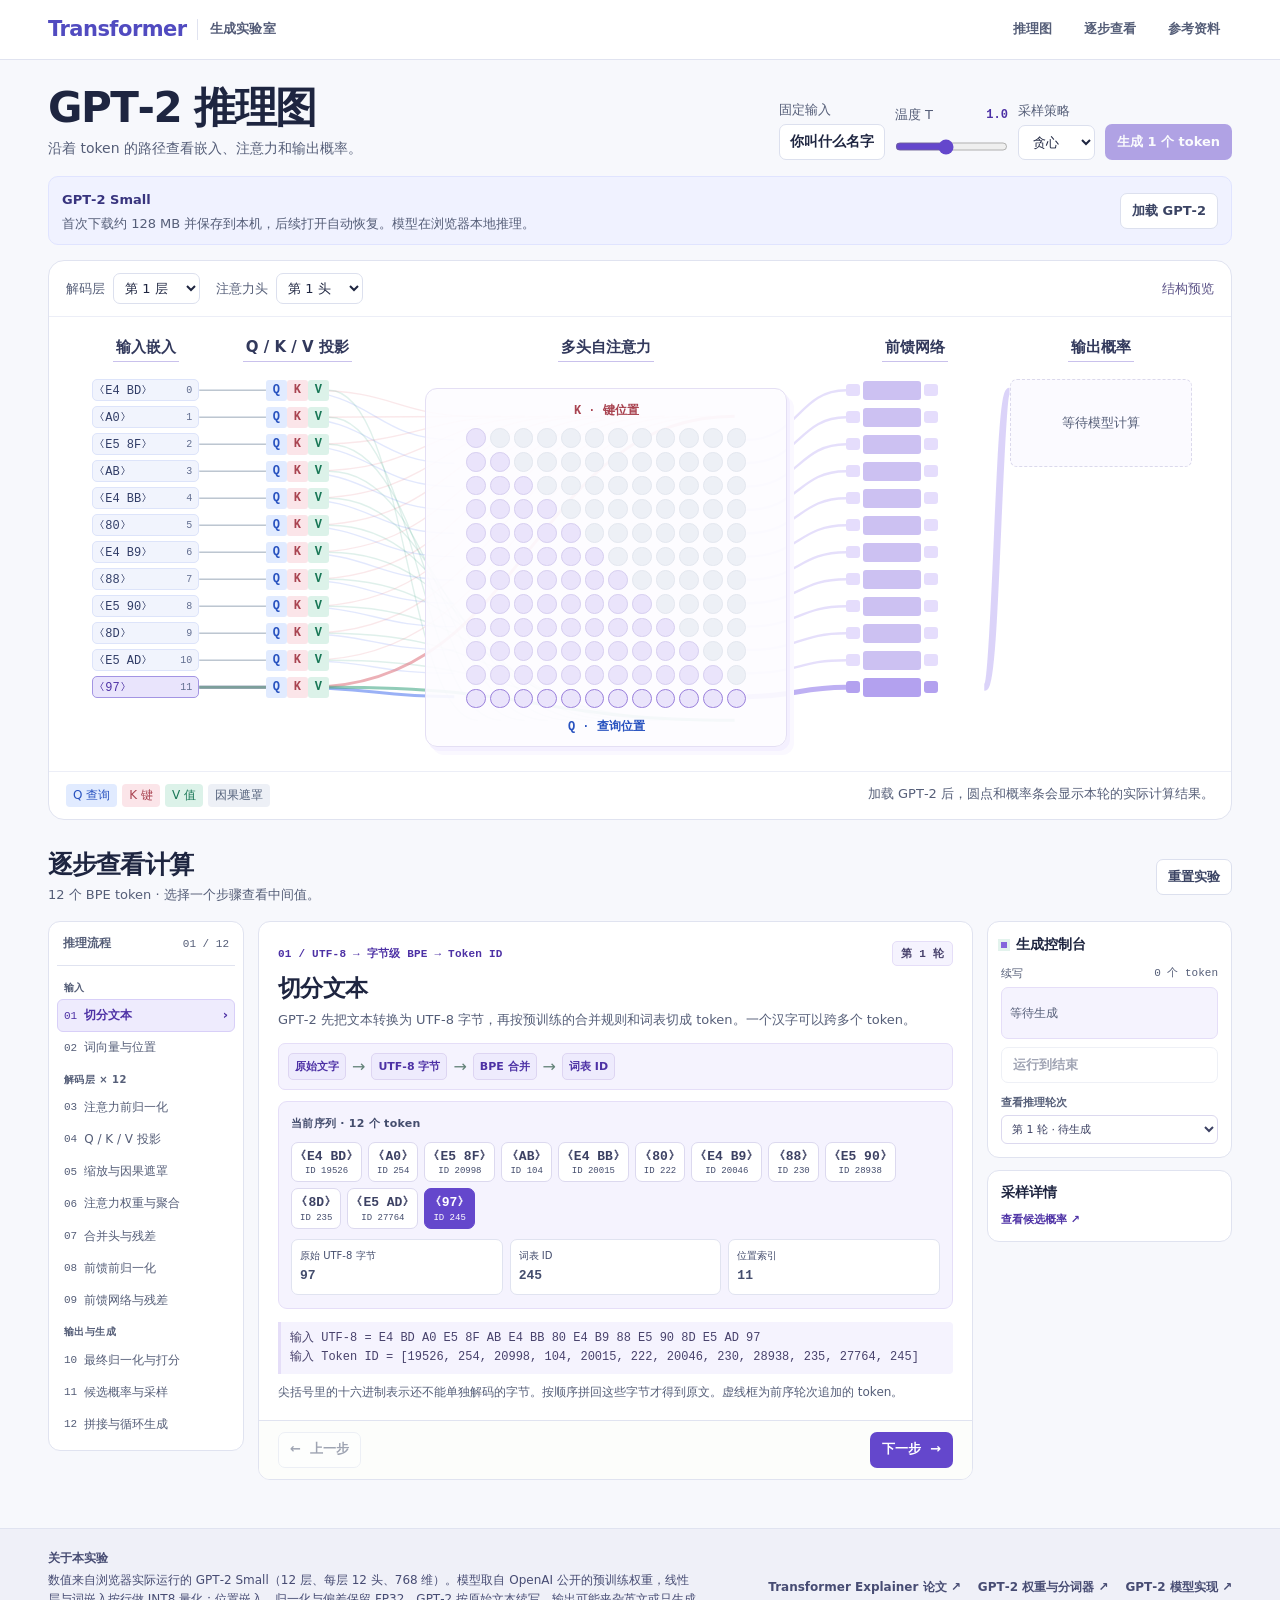
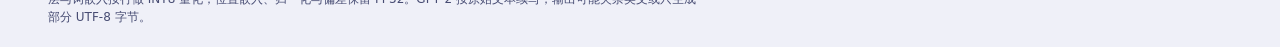
<file: index.html>
<!doctype html>
<html lang="zh-CN">
<head>
  <meta charset="UTF-8">
  <meta name="viewport" content="width=device-width, initial-scale=1">
  <meta name="description" content="用真实 GPT-2 Small 预训练权重，逐步查看“你叫什么名字”如何经过 Transformer 解码器。">
  <meta name="theme-color" content="#ffffff">
  <title>Transformer 生成实验室</title>
  <style>:root{color-scheme:light;--ink:#182a30;--muted:#52666b;--line:#dae3df;--paper:#f2f5f2;--white:#fff;--green:#0e6655;--accent:#90e8c5;--mono:'IBM Plex Mono',Consolas,monospace;--sans:Inter,'Microsoft YaHei','PingFang SC','Noto Sans CJK SC',system-ui,sans-serif}
*,*::before,*::after{box-sizing:border-box} body{margin:0;background:var(--paper);color:var(--ink);font:14px/1.55 var(--sans)} a{color:inherit;text-decoration:none} button,input,select{font:inherit} button{cursor:pointer} button:disabled{cursor:default} button:focus-visible,a:focus-visible,select:focus-visible,input:focus-visible,summary:focus-visible{outline:2px solid #126e5c;outline-offset:3px} .skip{position:fixed;left:1rem;top:-5rem;background:white;padding:.7rem;z-index:10}.skip:focus{top:1rem}.shell{width:min(1432px,calc(100% - 96px));margin-inline:auto}
.top{background:#fcfdfb;border-bottom:1px solid #d6e1db}.top-inner{height:66px;display:flex;align-items:center;justify-content:space-between}.brand,.top nav{display:flex;align-items:center;gap:12px}.brand{font-size:18px;letter-spacing:-.025em;font-weight:800}.brand-sub{font-size:13px;font-weight:650;letter-spacing:.02em;padding-left:12px;border-left:1px solid #cfdbd4}.top nav{gap:22px;color:#4a6060;font-size:13px;font-weight:650}.top nav a{padding:7px 12px;border-radius:7px}.top nav a:hover,.nav-active{background:#edf4ee;color:#175e50}
.lab{padding:29px 0 48px;scroll-margin-top:14px}.lab-heading{display:flex;align-items:center;justify-content:space-between;gap:16px;margin-bottom:16px}.lab-heading h2{font-size:25px;line-height:1.25;margin:0 0 5px;letter-spacing:-.035em}.lab-heading p{margin:0;color:var(--muted);font-size:13px}.button{display:inline-flex;align-items:center;justify-content:center;gap:9px;min-height:36px;padding:6px 11px;border:1px solid transparent;border-radius:7px;font-weight:650;font-size:12px;white-space:nowrap;transition:background .16s,border-color .16s}.quiet{background:#fff;border-color:#d7e2db;color:#29423f}.quiet:hover:not(:disabled){background:#edf5ee;border-color:#9cbfb0}.primary{background:#145e50;color:#fff}.primary:hover:not(:disabled){background:#0b4b3d}.button:disabled{opacity:.48}.prompt-bar{border:1px solid #d7e4db;background:#e7efe8;border-radius:11px;display:flex;align-items:center;justify-content:space-between;padding:11px 15px;gap:12px;margin-bottom:15px}.prompt-text{display:flex;align-items:center;gap:11px}.prompt-icon{font:700 19px/1 var(--mono);display:grid;place-items:center;color:#146454;background:#d1e7d9;width:36px;height:36px;border-radius:7px}.prompt-text small,.prompt-text strong{display:block}.prompt-text small{font-size:11px;color:#48655d}.prompt-text strong{font-size:15px;letter-spacing:.09em}.prompt-meta{display:flex;gap:7px;flex-wrap:wrap;justify-content:end}.prompt-meta span,.tag{font-size:11px;color:#375d51;padding:4px 8px;border:1px solid #c8dacf;background:#f4f9f4;border-radius:5px;white-space:nowrap}
.workbench{display:grid;grid-template-columns:196px minmax(0,1fr) 245px;gap:14px;align-items:start}.stage-sidebar,.stage-card,.console,.settings{border:1px solid var(--line);background:var(--white);border-radius:12px;min-width:0}.stage-sidebar{padding:12px 8px 10px}.side-heading{display:flex;align-items:center;justify-content:space-between;padding:0 6px 12px;margin-bottom:6px;border-bottom:1px solid #e7ede9;font-size:12px}.side-heading span{font:11px var(--mono);color:#526b65}.stage-group{color:#576c68;font-size:10px;font-weight:700;letter-spacing:.045em;padding:8px 7px 4px}.stage-nav-button{width:100%;border:1px solid transparent;border-radius:6px;background:transparent;color:#364f4b;text-align:left;font-size:12px;padding:5px 6px;min-height:30px;display:flex;align-items:center;gap:7px}.stage-nav-button span:first-child{font:11px var(--mono);color:#647c75}.stage-nav-button[aria-current=step]{background:#e4f2e9;color:#154f43;border-color:#c9e2d6;font-weight:750}.stage-nav-button[aria-current=step] span:first-child{color:#186757}.stage-nav-button:hover{background:#eef6f0}.stage-nav-button .stage-chevron{margin-left:auto;font-size:13px;visibility:hidden}.stage-nav-button[aria-current=step] .stage-chevron{visibility:visible}
.stage-card{overflow:hidden}.stage-intro{padding:19px 19px 13px}.stage-overline{display:flex;justify-content:space-between;align-items:center;gap:5px;color:#176858;font:600 11px var(--mono);letter-spacing:.02em}.stage-intro h3{font-size:23px;line-height:1.2;letter-spacing:-.025em;margin:9px 0 6px}.stage-intro p{font-size:13px;color:var(--muted);margin:0;line-height:1.65}.stage-content{padding:0 19px 18px;min-height:236px}.stage-footer{border-top:1px solid #e7ede9;padding:11px 19px;display:flex;justify-content:space-between;gap:10px;background:#fcfdfb}.stage-tools{margin:0 19px 14px;padding:8px 9px;display:flex;flex-wrap:wrap;align-items:center;gap:8px 15px;background:#f4f8f4;border:1px solid #e0eae3;border-radius:8px}.tool-part{display:flex;align-items:center;gap:6px}.tool-part label,.tool-part span{font-size:11px;color:#395a50;font-weight:700}.segmented{display:flex;gap:4px;flex-wrap:wrap}.segmented button,.tiny-button{border:1px solid #cbdcd2;background:#fff;color:#34544b;font-size:11px;min-height:29px;padding:4px 8px;border-radius:5px}.segmented button[aria-pressed=true],.tiny-button[aria-pressed=true]{background:#16614f;border-color:#16614f;color:#fff;font-weight:700}.segmented button:hover:not([aria-pressed=true]),.tiny-button:hover:not([aria-pressed=true]){background:#e2f0e7}
.token-panel{background:#f3f7f4;border:1px solid #dce8e0;border-radius:9px;padding:13px 12px}.section-label{font-size:11px;margin:0 0 9px;color:#4a665e;font-weight:750;letter-spacing:.025em}.token-strip{display:flex;flex-wrap:wrap;gap:6px}.token-box{border:1px solid #ccddd3;border-radius:7px;background:#fff;color:#20483e;display:grid;justify-items:center;gap:1px;padding:5px 8px;min-width:42px;line-height:1.35}.token-box strong{font-size:17px}.token-box small{color:#62796f;font:9px var(--mono)}.token-box[aria-pressed=true]{color:#035441;border-color:#6bb29c;background:#d9efe3;box-shadow:0 0 0 1px #6bb29c}.token-box.is-generated{border-style:dashed}.token-details,.metric-row{display:grid;grid-template-columns:repeat(3,minmax(0,1fr));gap:7px;margin-top:10px}.metric{border:1px solid #dfe9e2;border-radius:7px;padding:8px;background:#fff;min-width:0}.metric small{display:block;color:#536b64;font-size:10px}.metric strong{display:block;font:650 13px/1.5 var(--mono);color:#1a5144;overflow-wrap:anywhere;margin-top:3px}.formula{font:12px/1.6 var(--mono);white-space:pre-wrap;overflow-wrap:anywhere;color:#25574b;margin:13px 0 0;border-left:3px solid #83bcaa;background:#f2f8f3;padding:7px 9px;border-radius:0 4px 4px 0}.explain{color:var(--muted);font-size:12px;margin:9px 0 0}.explain strong{color:#29564b}.transform-chain{display:flex;flex-wrap:wrap;gap:6px;align-items:center;background:#f5f8f4;padding:9px;border:1px solid #e2ebe4;border-radius:7px;margin-bottom:11px}.transform-chain b{font-size:11px;white-space:nowrap;background:#e4f1e8;border:1px solid #cedfd4;border-radius:5px;color:#2f6254;padding:4px 6px}.transform-chain span{color:#648379}
.inspector{display:grid;gap:12px}.console,.settings{padding:13px}.console-heading{display:flex;gap:9px;align-items:center;margin:1px 0 12px}.inspector h3{font-size:14px;line-height:1.2;margin:0}.status-dot{background:#38a780;box-shadow:0 0 0 3px #38a78024;width:6px;height:6px}.console-label{display:flex;justify-content:space-between;margin:0 0 5px;color:#536d63;font-size:11px}.console-label span{font:11px var(--mono)}.generated{min-height:52px;padding:8px;border:1px solid #dce9df;border-radius:7px;background:#edf6ee;color:#285f50;display:flex;flex-wrap:wrap;align-items:center;gap:4px}.placeholder{font-size:12px;color:#526b61}.generated-token{min-width:24px;min-height:28px;padding:3px 5px;border:1px solid #a9cdbd;background:#fff;color:#235f4e;font-weight:700;border-radius:5px}.generated-token.is-selected{background:#d0ebdd;border-color:#519d84}.generated-token.eos{font:700 10px var(--mono);border-style:dashed}.generate-actions{display:grid;gap:5px;margin-top:8px}.generate-actions .button{justify-content:space-between}.round-controls{margin-top:11px;display:grid;gap:4px}.settings h3{margin-bottom:10px}.inspector label{font-size:11px;color:#486359;font-weight:650}.inspector select,.seed-control input{width:100%;min-width:0;border:1px solid #d2e0d7;background:#fff;color:#254b40;border-radius:6px;padding:6px;font-size:11px}.settings select{margin:4px 0 8px}.slider-label,.range-ends,.seed-control{display:flex;align-items:center;justify-content:space-between;gap:8px}.slider-label output{color:#266957;font:700 12px var(--mono)}.range-ends{font-size:10px;color:#526b64}.inspector input[type=range]{width:100%;margin:5px 0 2px;accent-color:#176d58}.settings #method-settings{border-top:1px solid #e4ece6;padding-top:8px;margin-top:8px}.seed-control{margin-top:8px}.seed-control input{width:86px}.inspect-link{display:block;color:#17634f;font-size:11px;font-weight:700;margin-top:10px}.inspect-link:hover{text-decoration:underline}
.matrix-group{display:grid;gap:9px}.matrix-group.two{grid-template-columns:repeat(2,minmax(0,1fr))}.matrix-card{border:1px solid #dfe9e2;border-radius:7px;padding:7px 8px;min-width:0}.matrix-title{display:flex;align-items:center;justify-content:space-between;gap:5px;font-size:11px;color:#36594e;margin:0 0 4px}.matrix-title small{color:#526b64;font:10px var(--mono);white-space:nowrap}.matrix-scroll{overflow:auto;max-height:250px;padding:1px;scrollbar-width:thin}.matrix{border-collapse:separate;border-spacing:2px;width:auto;font:10px/1.3 var(--mono)}.matrix th{padding:2px 3px;color:#42645b;text-align:center;white-space:nowrap}.matrix th.row-name{position:sticky;left:0;background:white;z-index:1}.matrix .active-row th{color:#0b624e}.matrix td{padding:0}.matrix-cell{display:block;width:43px;height:24px;border:1px solid transparent;border-radius:3px;font:10px var(--mono);color:#142c28;background:var(--cell,#f1f5f2);padding:0;text-align:center}.matrix-cell:hover,.matrix-cell:focus-visible{border-color:#176959;outline-offset:-2px}.active-row .matrix-cell{border-bottom-color:#438777}.matrix-cell.masked{background:repeating-linear-gradient(135deg,#f1f3f2 0 4px,#e0e8e2 4px 5px);color:#475c53}.cell-detail{min-height:21px;color:#3d6257;font-size:11px;margin:7px 0 0}.tabs-label{color:#476258;font-size:11px;margin:0 0 5px}.tab-line{margin-bottom:9px}.legend{display:flex;gap:7px;align-items:center;margin:8px 0;color:#526b63;font-size:10px}.legend i{width:58px;height:7px;border-radius:6px;background:linear-gradient(90deg,#9cbaca,#eef3f0,#9acfb9)}
.prob-header,.prob-row{display:grid;grid-template-columns:minmax(49px,.7fr) minmax(40px,.55fr) minmax(105px,1.65fr) minmax(60px,.7fr);gap:8px;align-items:center;padding:5px 6px;font-size:11px}.prob-header{color:#507066;border-bottom:1px solid #dce9df}.prob-row{min-height:33px;border-bottom:1px solid #edf2ee}.prob-row.selected{background:#dff2e6;border-radius:4px}.prob-row em{font:10px var(--mono);font-style:normal}.prob-row strong{font-size:12px;overflow-wrap:anywhere}.bar-field{display:grid;grid-template-columns:1fr 42px;align-items:center;gap:5px}.bar-track{height:6px;background:#e5eee8;border-radius:5px;overflow:hidden}.bar-track i{display:block;height:100%;background:#4b9e83;border-radius:5px}.prob-scroll{max-height:385px;overflow:auto}.prob-scroll .prob-header{position:sticky;top:0;background:#fff;z-index:1}.sequence-box{border-radius:8px;border:1px solid #dbe8df;background:#f1f8f2;padding:11px;margin:10px 0}.sequence-box p{margin:2px 0;color:#285b4c;font-weight:650;font-size:16px;letter-spacing:.045em;overflow-wrap:anywhere}.sequence-box mark{background:#bfe8d4;color:#174e40;border-radius:3px;padding:0 3px}.history{display:flex;flex-wrap:wrap;gap:5px;margin-top:9px}.history button{font:11px var(--sans)}
footer{border-top:1px solid #d6e2db;background:#e8efe9}.footer-inner{display:grid;grid-template-columns:minmax(0,1fr) auto;gap:18px;padding-block:20px;color:#405d55;font-size:12px}.footer-inner p{margin:4px 0 0;max-width:650px}.sources{display:flex;flex-wrap:wrap;align-items:center;gap:8px 17px}.sources a{color:#145d4e;font-weight:700}.sources a:hover{text-decoration:underline}
@media(max-width:1120px){.shell{width:calc(100% - 52px)}.workbench{grid-template-columns:160px minmax(0,1fr) 205px;gap:9px}.stage-intro{padding-inline:14px}.stage-content,.stage-footer{padding-inline:14px}.stage-tools{margin-inline:14px}}
@media(max-width:870px){.shell{width:calc(100% - 32px)}.workbench{grid-template-columns:148px minmax(0,1fr)}.inspector{grid-column:2;grid-template-columns:repeat(2,minmax(0,1fr))}.stage-sidebar{grid-row:span 2}.footer-inner{grid-template-columns:1fr}}
@media(max-width:570px){.shell{width:calc(100% - 24px)}.top-inner{height:56px}.brand{font-size:14px;gap:7px}.brand-sub{font-size:10px;padding-left:6px}.top nav{gap:4px;font-size:11px}.top nav a{padding:4px 5px}.top nav a:first-child{display:none}.lab{padding-top:22px}.lab-heading h2{font-size:21px}.lab-heading p{font-size:11px}.prompt-bar{padding:8px}.prompt-meta{gap:4px}.prompt-meta span{font-size:9px;padding:3px 4px}.prompt-meta span:last-child{display:none}.prompt-text{gap:6px}.prompt-text strong{font-size:13px}.prompt-icon{width:27px;height:27px;font-size:14px}.workbench{display:flex;flex-direction:column;align-items:stretch;gap:9px}.stage-sidebar{padding:8px}.side-heading{padding:0 4px 5px}.stage-sidebar nav{display:grid;grid-template-columns:repeat(3,minmax(0,1fr));gap:2px}.stage-group{grid-column:1/-1;padding:3px 4px 0}.stage-nav-button{padding:3px;font-size:10px;gap:3px;min-height:28px}.stage-nav-button .stage-chevron{display:none}.stage-intro h3{font-size:20px}.inspector{gap:8px}.matrix-group.two{grid-template-columns:minmax(0,1fr)}.prob-header,.prob-row{gap:4px}.bar-field{grid-template-columns:1fr 39px}.sources{gap:6px 10px}}
@media(max-width:349px){.inspector{grid-template-columns:1fr}.stage-nav-button span:first-child{display:none}}
@media(prefers-reduced-motion:reduce){*,*::before,*::after{scroll-behavior:auto!important;transition:none!important}}

.skip:not(:focus){clip-path:inset(50%);width:1px;height:1px;overflow:hidden;padding:0}
.model-bar{border:1px solid #d6e4de;background:#fbfdfb;border-radius:10px;display:flex;justify-content:space-between;align-items:center;gap:12px;padding:10px 13px;margin-bottom:15px}
.model-information{min-width:0;flex:1}.model-information strong{font-size:13px;color:#205648}.model-information p{font-size:12px;color:var(--muted);margin:2px 0 0}
.model-information progress{width:min(100%,22rem);height:8px;accent-color:#176d58;display:block;margin-top:8px}.model-information progress[hidden],.button[hidden]{display:none}
.load-placeholder{background:#f1f7f3;border:1px solid #dbe8df;border-radius:8px;padding:14px}.load-placeholder p{font-size:12px;color:#45645a;margin:0 0 9px}
.decoded-reply{background:#e8f4eb;border:1px solid #d3e8dc;border-radius:7px;color:#205647;font-weight:700;padding:7px 8px;margin-bottom:5px;white-space:pre-wrap;overflow-wrap:anywhere}
.token-box strong{font:700 13px/1.35 var(--mono);white-space:nowrap}.generated-token{max-width:100%;overflow-wrap:anywhere}
.matrix-pages,.list-pages{display:flex;align-items:center;flex-wrap:wrap;gap:7px;color:#45665c;font-size:11px;margin:5px 0 7px}
.matrix-pages select{padding-block:2px;min-height:25px}.list-pages input{width:65px;background:#fff;border:1px solid #cbdcd2;border-radius:5px;margin-left:3px;padding:4px;font:11px var(--mono);color:#294f43}
.prob-header,.prob-row{grid-template-columns:minmax(58px,1.0fr) minmax(43px,.45fr) minmax(94px,1.1fr) minmax(52px,.55fr)}
.prob-row strong{overflow-wrap:anywhere}.sequence-box p{white-space:pre-wrap}
@media(max-width:570px){.model-bar{padding:8px;gap:6px}.model-information p{font-size:11px}.model-bar .button{padding-inline:7px}.prob-header,.prob-row{grid-template-columns:minmax(58px,1.0fr) minmax(39px,.45fr) minmax(76px,1.1fr) minmax(48px,.55fr)}}

:root {
  --ink: #1e2540;
  --muted: #555e78;
  --line: #e0e3f0;
  --paper: #f7f8fc;
  --violet: #6447cc;
  --violet-dark: #4d31a5;
  --violet-soft: #eeebfd;
}
body { font-size: 16px; }
.top { background: #fff; border-color: var(--line); }
.top-inner { height: 59px; }
.brand { gap: 10px; font-size: 21px; color: #514bc0; }
.brand-sub { border-color: var(--line); color: #535b77; }
.top nav { gap: 8px; color: var(--muted); }
.top nav a:hover { background: var(--violet-soft); color: var(--violet-dark); }
button:focus-visible,a:focus-visible,select:focus-visible,input:focus-visible,summary:focus-visible,.flow-scroll:focus-visible { outline-color: var(--violet); }
.flow-section { padding-top: 24px; }
.flow-heading { display: flex; align-items: end; justify-content: space-between; gap: 20px; margin-bottom: 16px; }
.flow-heading h1 { margin: 0; font-size: clamp(28px,3.4vw,42px); line-height: 1.13; letter-spacing: -.035em; }
.flow-heading p { margin: 7px 0 0; color: var(--muted); font-size: 14px; }
.flow-toolbar { display: flex; gap: 10px; align-items: end; flex-wrap: wrap; }
.flow-input,.flow-temperature,.flow-sampling { display: grid; gap: 4px; min-width: 0; }
.flow-input span,.flow-temperature label,.flow-sampling,.flow-controls label { font-size: 13px; color: var(--muted); }
.flow-input strong,.flow-sampling select,.flow-controls select { padding: 6px 10px; background: #fff; color: var(--ink); border: 1px solid #dce0ee; border-radius: 7px; min-height: 35px; }
.flow-input strong { white-space: nowrap; font-size: 14px; }
.flow-temperature { width: 113px; }
.flow-temperature div { display: flex; justify-content: space-between; align-items: center; }
.flow-temperature output { font: 600 12px var(--mono); color: var(--violet-dark); }
.flow-temperature input { width: 100%; height: 27px; margin: 4px 0 0; accent-color: var(--violet); }
.button { font-size: 13px; }
.primary { background: var(--violet); }
.primary:hover:not(:disabled) { background: var(--violet-dark); }
.quiet { border-color: #dce0ee; color: #3a4363; }
.quiet:hover:not(:disabled) { background: var(--violet-soft); border-color: #bfb1ed; }
.model-bar { background: #f0f2ff; border-color: #e0e4ff; }
.model-information strong { color: #38347e; }
.model-information p { font-size: 13px; }
.model-information progress { accent-color: var(--violet); }
.flow-frame { background: white; border: 1px solid var(--line); border-radius: 16px; }
.flow-controls,.flow-caption { display: flex; align-items: center; justify-content: space-between; gap: 12px; padding: 12px 17px; }
.flow-controls { border-bottom: 1px solid #eceef7; }
.flow-controls > div { display: flex; align-items: center; gap: 8px; }
.flow-controls label:nth-of-type(2) { margin-left: 8px; }
.flow-controls select { min-height: 31px; padding: 3px 7px; font-size: 13px; }
#flow-mode { font-size: 13px; color: #5b5287; }
.flow-scroll { overflow: auto; scrollbar-width: thin; }
.flow-board { min-width: 890px; min-height: 410px; margin-inline: 14px; position: relative; display: grid; grid-template-columns: 12% 15% 40% 15% 18%; align-items: start; padding: 17px 1.3% 24px; }
#flow-art { position: absolute; inset: 0; width: 100%; height: 100%; pointer-events: none; }
.flow-column { position: relative; display: grid; justify-items: center; min-width: 0; }
.flow-title { border: 0; border-bottom: 1px solid #c9c1ec; background: #fff; color: #32395c; padding: 2px 3px; margin-bottom: 17px; white-space: nowrap; font-weight: 690; font-size: 15px; }
.flow-title:hover { color: var(--violet); border-color: var(--violet); }
.flow-lanes { display: grid; gap: 5px; width: 100%; justify-items: center; }
.flow-token { display: flex; align-items: center; justify-content: space-between; gap: 4px; width: min(100%,107px); min-width: 0; height: 22px; border: 1px solid #dde4fa; border-radius: 5px; background: #f1f4fd; color: #303c66; padding: 1px 6px; font: 12px var(--mono); }
.flow-token span { text-overflow: ellipsis; overflow: hidden; white-space: nowrap; }
.flow-token small { color: #626e90; }
.flow-token[aria-pressed=true] { background: #e9e4fc; border-color: #a394e3; color: var(--violet-dark); }
.flow-qkv { height: 22px; display: flex; align-items: center; }
.flow-qkv span { width: 21px; height: 21px; display: grid; place-items: center; border-radius: 3px; font: 700 12px var(--mono); }
.query { color: #2953c0; background-color: #e1ebff; }
.key { color: #a94451; background-color: #fbe5e9; }
.value { color: #187756; background-color: #dcf2e9; }
.flow-mlp-lane { display: grid; grid-template-columns: 14px minmax(26px, 58px) 14px; gap: 3px; align-items: center; height: 22px; width: 82%; }
.flow-mlp-lane span { height: 12px; background: #e5ddfc; border-radius: 3px; }
.flow-mlp-lane span:nth-child(2) { height: 19px; background: #ccc1f2; }
.flow-mlp-lane.selected span { background: #b3a1ef; }
.flow-matrix-panel { width: min(91%,362px); margin-top: 9px; display: grid; justify-items: center; padding: 13px 18px 11px; border: 1px solid #e4dff4; border-radius: 12px; background: rgba(253,252,255,.93); box-shadow: 3px 4px 0 #f4f0ff, 7px 8px 0 #faf8ff; }
.flow-key-label,.flow-query-label { font: 600 12px var(--mono); }
.flow-key-label { color: #a94451; margin-bottom: 9px; }
.flow-query-label { color: #2953c0; margin-top: 10px; }
#flow-grid { width: min(100%,280px); display: grid; grid-template-columns: repeat(var(--cells),minmax(0,1fr)); gap: 4px; }
.flow-cell { width: 100%; aspect-ratio: 1; border: 1px solid #d6cef0; border-radius: 50%; padding: 0; background: color-mix(in srgb, #754de1 calc(var(--strength) * 100%), #eae4fb); }
.flow-cell.selected { border-color: #9a80dc; }
.flow-cell.masked { background: #edf0f6; border-color: #e3e7ef; }
.flow-cell:hover:not(:disabled) { box-shadow: 0 0 0 2px #8368d8; }
#flow-output { width: 90%; display: grid; gap: 9px; }
.flow-empty { border: 1px dashed #dbd9ec; background: #fbfaff; border-radius: 7px; min-height: 88px; padding: 10px; font-size: 13px; color: var(--muted); display: grid; place-items: center; }
.flow-result { padding: 3px 6px; color: #343d61; }
.flow-result > div:first-child { display: flex; justify-content: space-between; gap: 4px; font: 12px var(--mono); }
.flow-result strong { overflow: hidden; white-space: nowrap; text-overflow: ellipsis; }
.flow-result.picked { color: var(--violet-dark); background: #f1ecff; border-radius: 5px; }
.flow-result.filtered .flow-bar i { background: #b7bdd2; }
.flow-bar { height: 4px; margin-top: 5px; background: #ebe8f4; border-radius: 3px; overflow: hidden; }
.flow-bar i { height: 100%; display: block; background: #9a82e8; border-radius: 3px; }
.flow-caption { border-top: 1px solid #eceef7; align-items: flex-start; flex-wrap: wrap; }
.flow-legend { display: flex; flex-wrap: wrap; gap: 5px; }
.flow-legend span { padding: 2px 7px; border-radius: 4px; font-size: 12px; white-space: nowrap; }
.masked-key { background: #edf0f6; color: #52607a; }
.flow-caption p { margin: 0; font-size: 13px; color: var(--muted); }
.stage-sidebar,.stage-card,.console,.settings { border-color: var(--line); }
.side-heading,.stage-group,.stage-nav-button,.stage-nav-button span:first-child,.side-heading span,.console-label,.placeholder,.inspector label { color: var(--muted); }
.stage-nav-button[aria-current=step],.stage-nav-button:hover,.generated-token.is-selected { background: var(--violet-soft); color: var(--violet-dark); border-color: #d8cff8; }
.stage-nav-button[aria-current=step] span:first-child,.stage-overline,.slider-label output,.inspect-link,.matrix .active-row th { color: var(--violet-dark); }
.tag,.stage-tools,.token-panel,.transform-chain,.formula,.load-placeholder,.sequence-box,.generated,.decoded-reply { background: #f5f3fe; border-color: #e5def8; color: #48426c; }
.token-box,.tiny-button,.segmented button,.generated-token,.inspector select,.seed-control input { border-color: #dcd9ef; color: #3c4163; }
.token-box[aria-pressed=true],.segmented button[aria-pressed=true],.tiny-button[aria-pressed=true] { background: var(--violet); color: white; border-color: var(--violet); box-shadow: none; }
.token-box[aria-pressed=true] small { color: white; }
.transform-chain b,.prob-row.selected,.sequence-box mark { background: var(--violet-soft); color: var(--violet-dark); border-color: #ddd5f2; }
.metric strong,.metric small,.section-label,.token-box small,.tool-part label,.matrix-title,.matrix-title small,.matrix th,.cell-detail,.explain strong,.sequence-box p { color: #444d6d; }
.matrix-card,.metric,.stage-footer,.side-heading,.prob-header,.prob-row { border-color: var(--line); }
.active-row .matrix-cell,.matrix-cell:hover,.matrix-cell:focus-visible { border-color: #a391ea; }
.bar-track { background: #ebe8f5; }
.bar-track i,.status-dot { background: #8466dc; }
.inspector input[type=range] { accent-color: var(--violet); }
footer { background: #eff0f8; border-color: var(--line); }
.footer-inner,.sources a { color: #474c73; }
@media (max-width: 1120px) { .flow-heading { align-items: start; flex-direction: column; gap: 12px; } }
@media (max-width: 570px) {
  .top nav a { padding-inline: 4px; }
  .brand { font-size: 15px; }
  .flow-section { padding-top: 18px; }
  .flow-toolbar { gap: 7px; }
  .flow-temperature { width: 90px; }
  .flow-controls,.flow-caption { padding: 8px; }
  .flow-controls { flex-wrap: wrap; }
  .flow-board { margin-inline: 8px; }
}
</style>
</head>
<body>
  <a class="skip" href="#lab">跳到实验区</a>
  <header class="top">
    <div class="shell top-inner">
      <a href="#top" class="brand" aria-label="Transformer 生成实验室首页"><span>Transformer</span><span class="brand-sub">生成实验室</span></a>
      <nav aria-label="站内导航"><a href="#flow">推理图</a><a href="#lab">逐步查看</a><a href="#references">参考资料</a></nav>
    </div>
  </header>
  <main id="top">
    <section class="shell flow-section" id="flow" aria-labelledby="title">
      <div class="flow-heading">
        <div><h1 id="title">GPT‑2 推理图</h1><p>沿着 token 的路径查看嵌入、注意力和输出概率。</p></div>
        <div class="flow-toolbar">
          <div class="flow-input"><span>固定输入</span><strong>你叫什么名字</strong></div>
          <div class="flow-temperature"><div><label for="temperature">温度 T</label><output id="temperature-value" for="temperature">1.0</output></div><input id="temperature" type="range" min="0.2" max="2" step="0.1" value="1"></div>
          <label class="flow-sampling">采样策略<select id="method"><option value="greedy">贪心</option><option value="top-k">Top-k</option><option value="top-p">Top-p</option></select></label>
          <button type="button" id="generate" class="button primary">生成 1 个 token</button>
        </div>
      </div>
      <div class="model-bar" aria-label="模型加载">
        <div class="model-information"><strong id="model-title">GPT‑2 Small</strong><p id="model-message" aria-live="polite">首次下载约 128 MB 并保存到本机，后续打开自动恢复。模型在浏览器本地推理。</p>
          <progress id="model-progress" hidden max="1" value="0" aria-label="模型加载进度"></progress>
        </div>
        <button type="button" class="button quiet" id="load-model">加载 GPT‑2</button>
      </div>
      <div class="flow-frame">
        <div class="flow-controls">
          <div><label for="flow-layer">解码层</label><select id="flow-layer"></select><label for="flow-head">注意力头</label><select id="flow-head"></select></div>
          <span id="flow-mode">结构预览</span>
        </div>
        <div class="flow-scroll" tabindex="0" role="region" aria-label="推理图，可横向滚动">
          <div class="flow-board">
            <canvas id="flow-art" aria-hidden="true"></canvas>
            <div class="flow-column"><button class="flow-title" type="button" data-flow-stage="1">输入嵌入</button><div id="flow-tokens" class="flow-lanes"></div></div>
            <div class="flow-column"><button class="flow-title" type="button" data-flow-stage="3">Q / K / V 投影</button><div id="flow-projections" class="flow-lanes" aria-hidden="true"></div></div>
            <div class="flow-column flow-attention"><button class="flow-title" type="button" data-flow-stage="5">多头自注意力</button><div class="flow-matrix-panel"><div class="flow-key-label">K · 键位置</div><div id="flow-grid"></div><div class="flow-query-label">Q · 查询位置</div></div></div>
            <div class="flow-column"><button class="flow-title" type="button" data-flow-stage="8">前馈网络</button><div id="flow-mlp" class="flow-lanes" aria-hidden="true"></div></div>
            <div class="flow-column"><button class="flow-title" type="button" data-flow-stage="10">输出概率</button><div id="flow-output"></div></div>
          </div>
        </div>
        <div class="flow-caption"><div class="flow-legend"><span class="query">Q 查询</span><span class="key">K 键</span><span class="value">V 值</span><span class="masked-key">因果遮罩</span></div><p id="flow-insight" aria-live="polite"></p></div>
      </div>
    </section>

    <section class="shell lab" id="lab" aria-labelledby="lab-title">
      <header class="lab-heading">
        <div><h2 id="lab-title">逐步查看计算</h2><p><span id="prompt-count">字节级 BPE</span> · 选择一个步骤查看中间值。</p></div>
        <button type="button" id="reset" class="button quiet">重置实验</button>
      </header>
      <div class="workbench">
        <aside class="stage-sidebar" aria-label="推理流程">
          <div class="side-heading"><strong>推理流程</strong><span id="step-count">01 / 12</span></div>
          <nav id="stage-nav" aria-label="推理步骤"></nav>
        </aside>
        <article class="stage-card" aria-labelledby="stage-title">
          <div class="stage-intro" id="stage-intro"></div>
          <div id="stage-tools"></div>
          <div class="stage-content" id="stage-content"></div>
          <div class="stage-footer"><button type="button" class="button quiet" id="previous"><span aria-hidden="true">←</span> 上一步</button><button type="button" class="button primary" id="next">下一步 <span aria-hidden="true">→</span></button></div>
        </article>
        <aside class="inspector" aria-label="生成控制台">
          <section class="console">
            <div class="console-heading"><span class="status-dot"></span><h3>生成控制台</h3></div>
            <p class="console-label">续写 <span id="generation-count">0 个 token</span></p>
            <div id="decoded-reply" class="decoded-reply" aria-live="polite"></div>
            <div id="generated" class="generated" aria-live="polite"></div>
            <div class="generate-actions"><button type="button" id="run" class="button quiet">运行到结束</button></div>
            <div class="round-controls"><label for="round">查看推理轮次</label><select id="round"></select></div>
          </section>
          <section class="settings">
            <h3>采样详情</h3>
            <div id="method-settings" hidden>
              <div class="slider-label"><label id="threshold-label" for="threshold"></label><output id="threshold-value" for="threshold"></output></div>
              <input id="threshold" type="range">
              <div class="seed-control"><label for="seed">随机种子</label><input type="number" id="seed" min="0" max="4294967295" value="42"></div>
            </div>
            <a href="#lab" class="inspect-link" id="sample-link">查看候选概率 <span aria-hidden="true">↗</span></a>
          </section>
        </aside>
      </div>
    </section>
  </main>
  <footer id="references">
    <div class="shell footer-inner"><div><strong>关于本实验</strong><p>数值来自浏览器实际运行的 GPT‑2 Small（12 层、每层 12 头、768 维）。模型取自 OpenAI 公开的预训练权重，线性层与词嵌入按行做 INT8 量化；位置嵌入、归一化与偏差保留 FP32。GPT‑2 按原始文本续写，输出可能夹杂英文或只生成部分 UTF‑8 字节。</p></div><div class="sources"><a href="https://arxiv.org/abs/2408.04619" target="_blank" rel="noopener">Transformer Explainer 论文 ↗</a><a href="https://huggingface.co/openai-community/gpt2" target="_blank" rel="noopener">GPT‑2 权重与分词器 ↗</a><a href="https://github.com/openai/gpt-2/blob/master/src/model.py" target="_blank" rel="noopener">GPT‑2 模型实现 ↗</a></div></div>
  </footer>
  <script type="module" src="./app.js"></script>
</body>
</html>
</file>
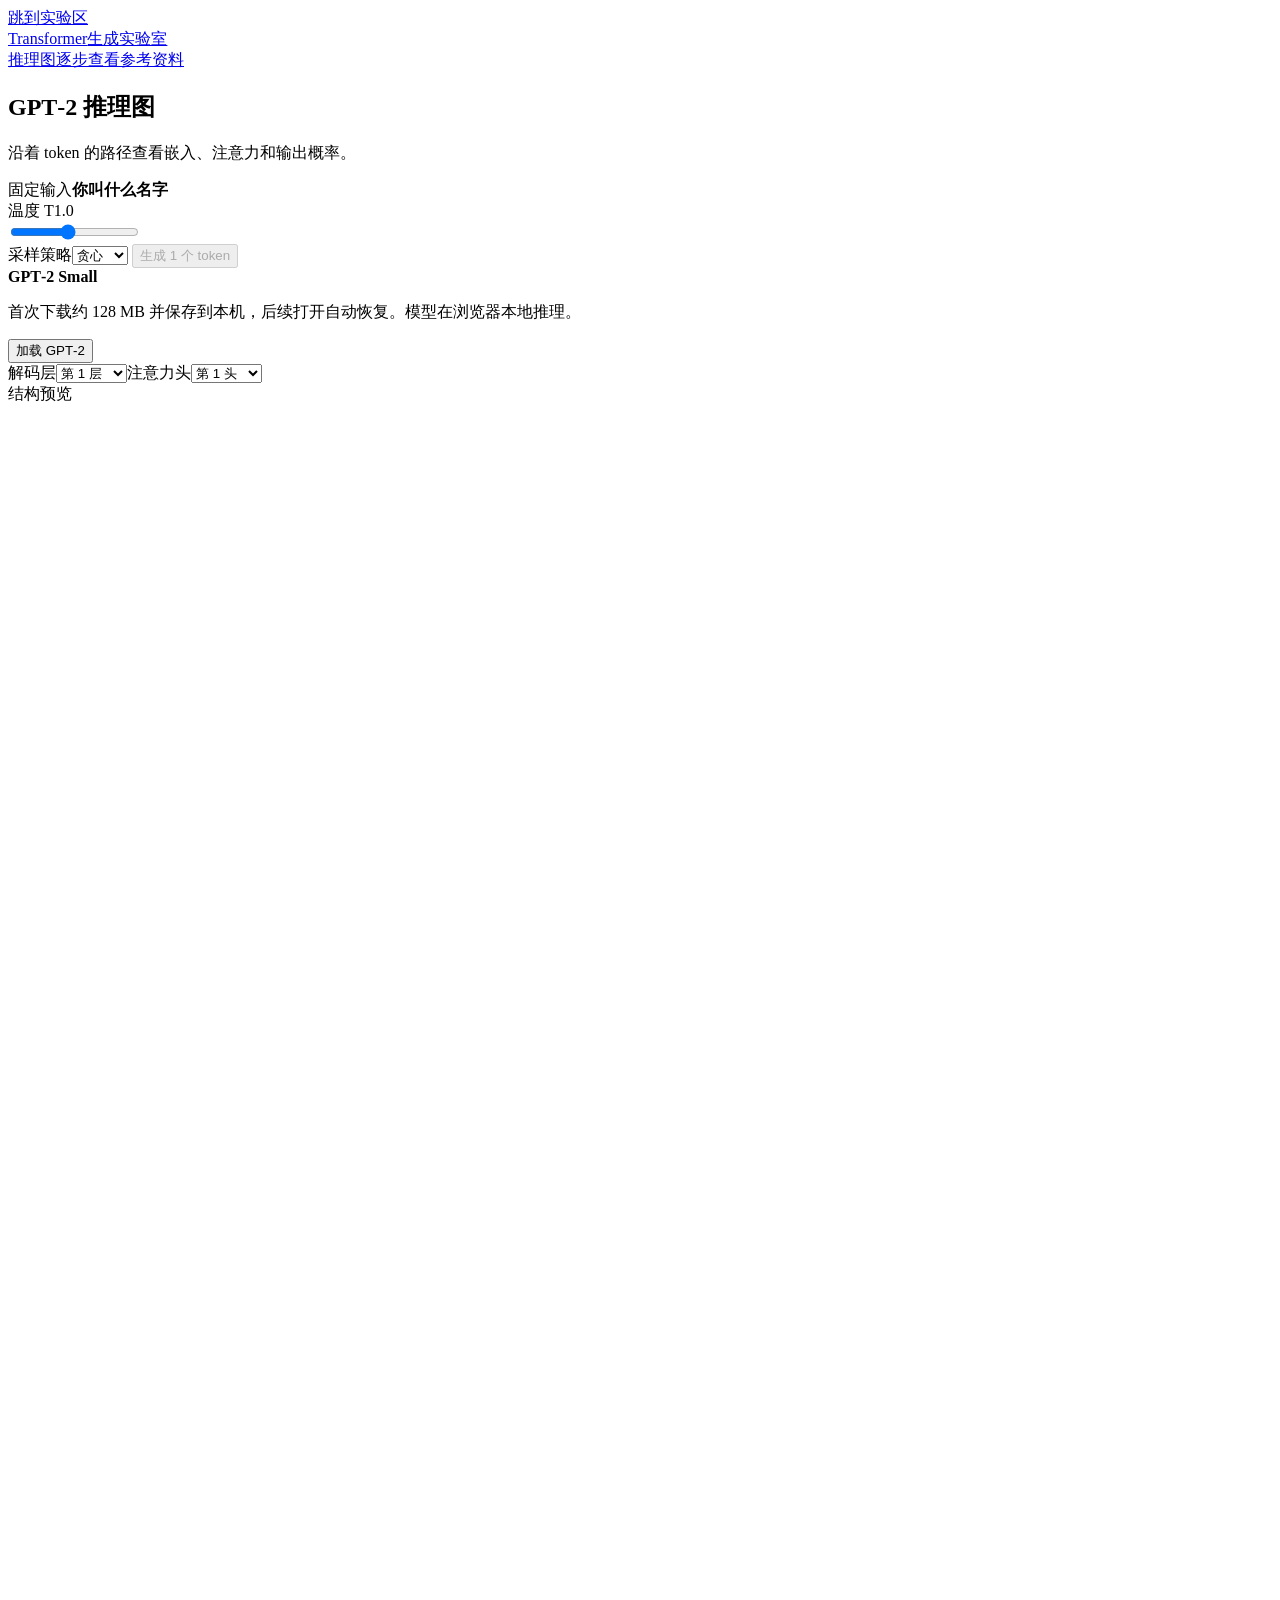
<file: page.html>
<!doctype html>
<html lang="zh-CN">
<head>
  <meta charset="UTF-8">
  <meta name="viewport" content="width=device-width, initial-scale=1">
  <meta name="description" content="用真实 GPT-2 Small 预训练权重，逐步查看“你叫什么名字”如何经过 Transformer 解码器。">
  <meta name="theme-color" content="#ffffff">
  <title>Transformer 生成实验室</title>
  <style>/* INLINE_STYLE */</style>
</head>
<body>
  <a class="skip" href="#lab">跳到实验区</a>
  <header class="top">
    <div class="shell top-inner">
      <a href="#top" class="brand" aria-label="Transformer 生成实验室首页"><span>Transformer</span><span class="brand-sub">生成实验室</span></a>
      <nav aria-label="站内导航"><a href="#flow">推理图</a><a href="#lab">逐步查看</a><a href="#references">参考资料</a></nav>
    </div>
  </header>
  <main id="top">
    <section class="shell flow-section" id="flow" aria-labelledby="title">
      <div class="flow-heading">
        <div><h1 id="title">GPT‑2 推理图</h1><p>沿着 token 的路径查看嵌入、注意力和输出概率。</p></div>
        <div class="flow-toolbar">
          <div class="flow-input"><span>固定输入</span><strong>你叫什么名字</strong></div>
          <div class="flow-temperature"><div><label for="temperature">温度 T</label><output id="temperature-value" for="temperature">1.0</output></div><input id="temperature" type="range" min="0.2" max="2" step="0.1" value="1"></div>
          <label class="flow-sampling">采样策略<select id="method"><option value="greedy">贪心</option><option value="top-k">Top-k</option><option value="top-p">Top-p</option></select></label>
          <button type="button" id="generate" class="button primary">生成 1 个 token</button>
        </div>
      </div>
      <div class="model-bar" aria-label="模型加载">
        <div class="model-information"><strong id="model-title">GPT‑2 Small</strong><p id="model-message" aria-live="polite">首次下载约 128 MB 并保存到本机，后续打开自动恢复。模型在浏览器本地推理。</p>
          <progress id="model-progress" hidden max="1" value="0" aria-label="模型加载进度"></progress>
        </div>
        <button type="button" class="button quiet" id="load-model">加载 GPT‑2</button>
      </div>
      <div class="flow-frame">
        <div class="flow-controls">
          <div><label for="flow-layer">解码层</label><select id="flow-layer"></select><label for="flow-head">注意力头</label><select id="flow-head"></select></div>
          <span id="flow-mode">结构预览</span>
        </div>
        <div class="flow-scroll" tabindex="0" role="region" aria-label="推理图，可横向滚动">
          <div class="flow-board">
            <canvas id="flow-art" aria-hidden="true"></canvas>
            <div class="flow-column"><button class="flow-title" type="button" data-flow-stage="1">输入嵌入</button><div id="flow-tokens" class="flow-lanes"></div></div>
            <div class="flow-column"><button class="flow-title" type="button" data-flow-stage="3">Q / K / V 投影</button><div id="flow-projections" class="flow-lanes" aria-hidden="true"></div></div>
            <div class="flow-column flow-attention"><button class="flow-title" type="button" data-flow-stage="5">多头自注意力</button><div class="flow-matrix-panel"><div class="flow-key-label">K · 键位置</div><div id="flow-grid"></div><div class="flow-query-label">Q · 查询位置</div></div></div>
            <div class="flow-column"><button class="flow-title" type="button" data-flow-stage="8">前馈网络</button><div id="flow-mlp" class="flow-lanes" aria-hidden="true"></div></div>
            <div class="flow-column"><button class="flow-title" type="button" data-flow-stage="10">输出概率</button><div id="flow-output"></div></div>
          </div>
        </div>
        <div class="flow-caption"><div class="flow-legend"><span class="query">Q 查询</span><span class="key">K 键</span><span class="value">V 值</span><span class="masked-key">因果遮罩</span></div><p id="flow-insight" aria-live="polite"></p></div>
      </div>
    </section>

    <section class="shell lab" id="lab" aria-labelledby="lab-title">
      <header class="lab-heading">
        <div><h2 id="lab-title">逐步查看计算</h2><p><span id="prompt-count">字节级 BPE</span> · 选择一个步骤查看中间值。</p></div>
        <button type="button" id="reset" class="button quiet">重置实验</button>
      </header>
      <div class="workbench">
        <aside class="stage-sidebar" aria-label="推理流程">
          <div class="side-heading"><strong>推理流程</strong><span id="step-count">01 / 12</span></div>
          <nav id="stage-nav" aria-label="推理步骤"></nav>
        </aside>
        <article class="stage-card" aria-labelledby="stage-title">
          <div class="stage-intro" id="stage-intro"></div>
          <div id="stage-tools"></div>
          <div class="stage-content" id="stage-content"></div>
          <div class="stage-footer"><button type="button" class="button quiet" id="previous"><span aria-hidden="true">←</span> 上一步</button><button type="button" class="button primary" id="next">下一步 <span aria-hidden="true">→</span></button></div>
        </article>
        <aside class="inspector" aria-label="生成控制台">
          <section class="console">
            <div class="console-heading"><span class="status-dot"></span><h3>生成控制台</h3></div>
            <p class="console-label">续写 <span id="generation-count">0 个 token</span></p>
            <div id="decoded-reply" class="decoded-reply" aria-live="polite"></div>
            <div id="generated" class="generated" aria-live="polite"></div>
            <div class="generate-actions"><button type="button" id="run" class="button quiet">运行到结束</button></div>
            <div class="round-controls"><label for="round">查看推理轮次</label><select id="round"></select></div>
          </section>
          <section class="settings">
            <h3>采样详情</h3>
            <div id="method-settings" hidden>
              <div class="slider-label"><label id="threshold-label" for="threshold"></label><output id="threshold-value" for="threshold"></output></div>
              <input id="threshold" type="range">
              <div class="seed-control"><label for="seed">随机种子</label><input type="number" id="seed" min="0" max="4294967295" value="42"></div>
            </div>
            <a href="#lab" class="inspect-link" id="sample-link">查看候选概率 <span aria-hidden="true">↗</span></a>
          </section>
        </aside>
      </div>
    </section>
  </main>
  <footer id="references">
    <div class="shell footer-inner"><div><strong>关于本实验</strong><p>数值来自浏览器实际运行的 GPT‑2 Small（12 层、每层 12 头、768 维）。模型取自 OpenAI 公开的预训练权重，线性层与词嵌入按行做 INT8 量化；位置嵌入、归一化与偏差保留 FP32。GPT‑2 按原始文本续写，输出可能夹杂英文或只生成部分 UTF‑8 字节。</p></div><div class="sources"><a href="https://arxiv.org/abs/2408.04619" target="_blank" rel="noopener">Transformer Explainer 论文 ↗</a><a href="https://huggingface.co/openai-community/gpt2" target="_blank" rel="noopener">GPT‑2 权重与分词器 ↗</a><a href="https://github.com/openai/gpt-2/blob/master/src/model.py" target="_blank" rel="noopener">GPT‑2 模型实现 ↗</a></div></div>
  </footer>
  <script type="module" src="./app.js"></script>
</body>
</html>
</file>
